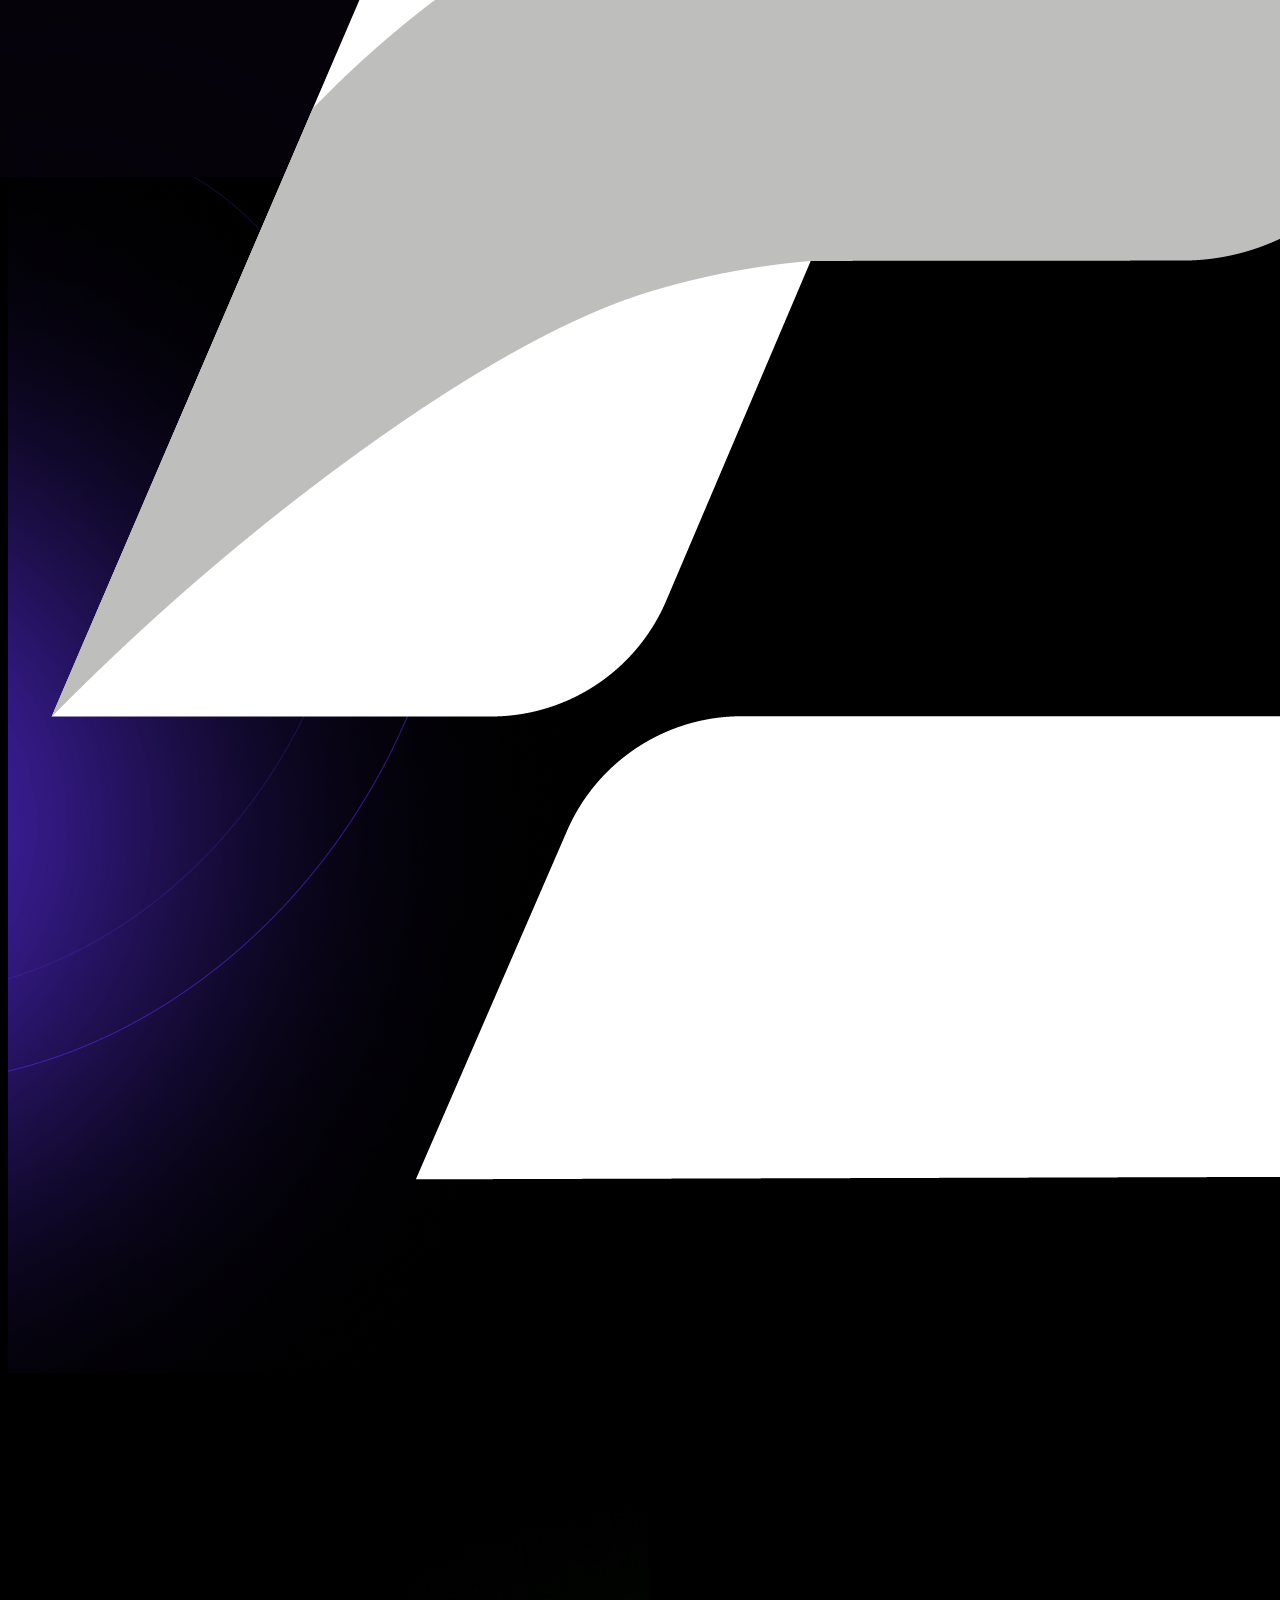
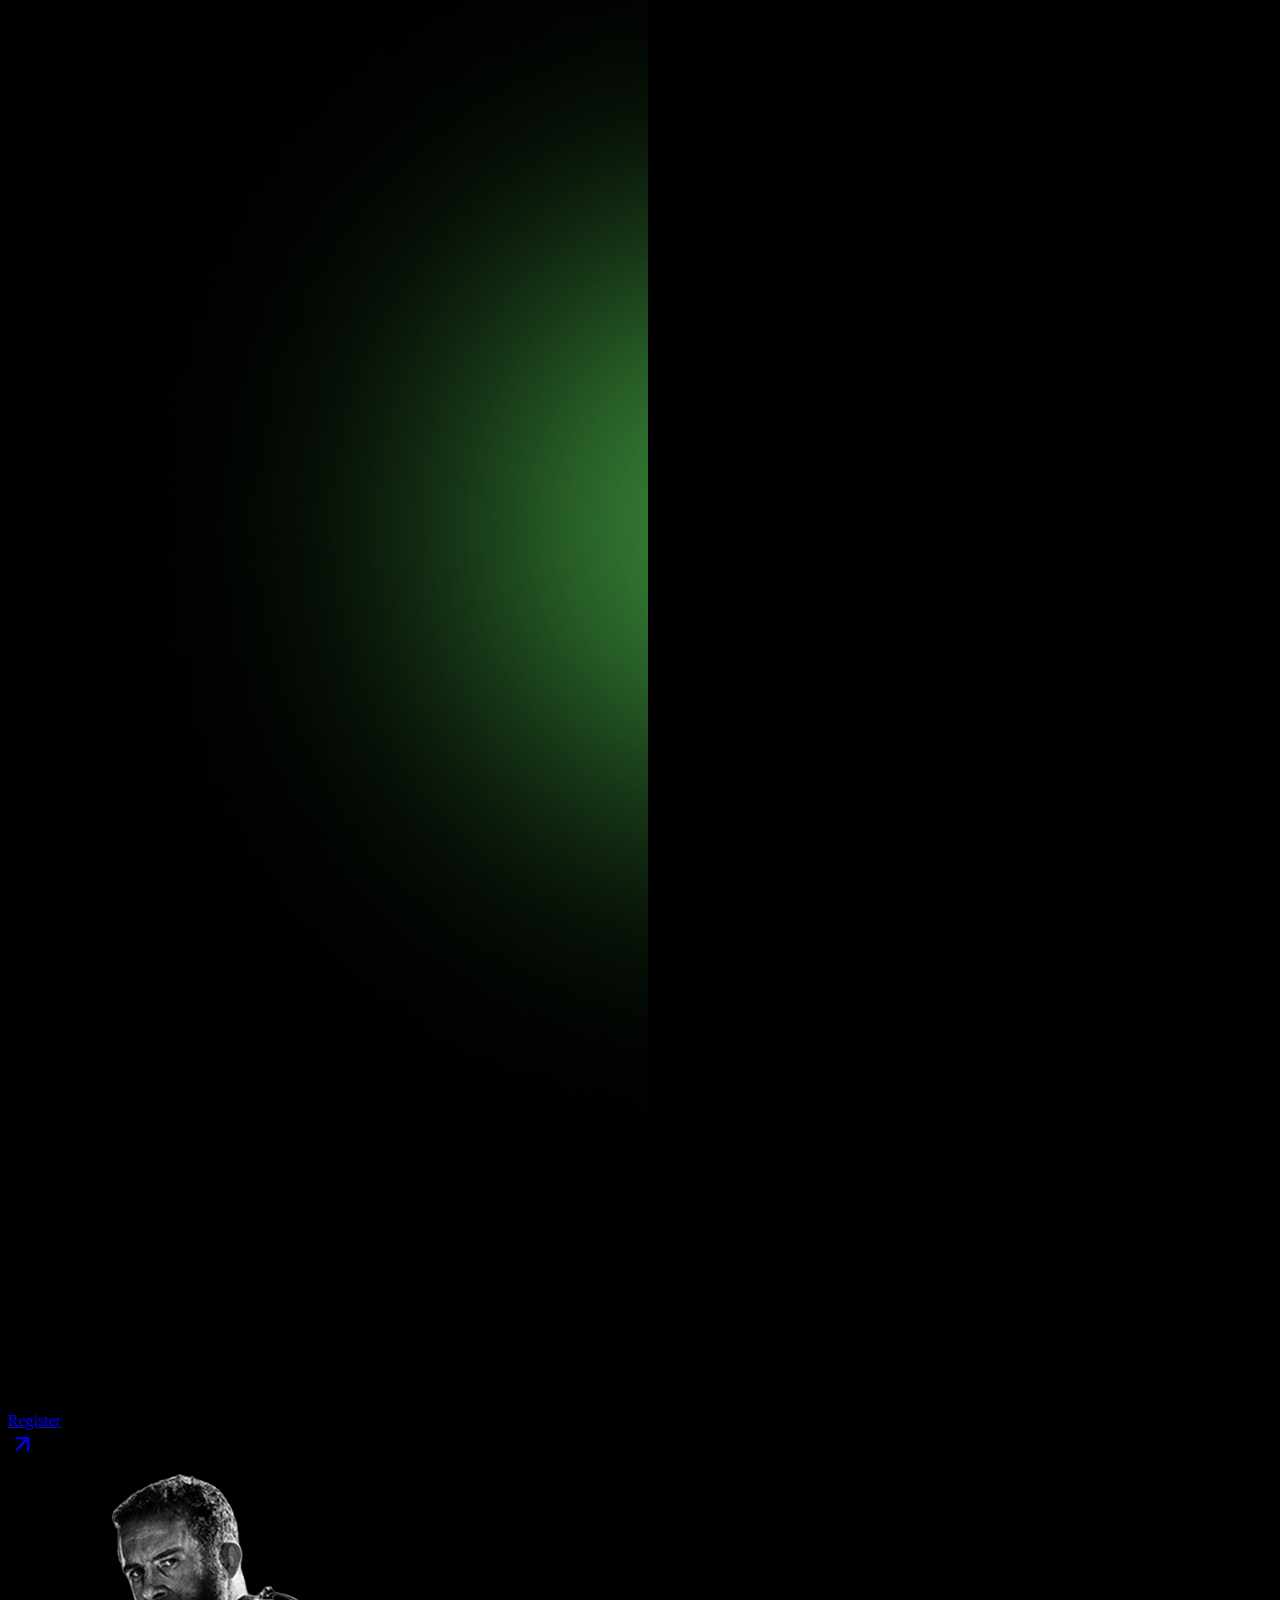
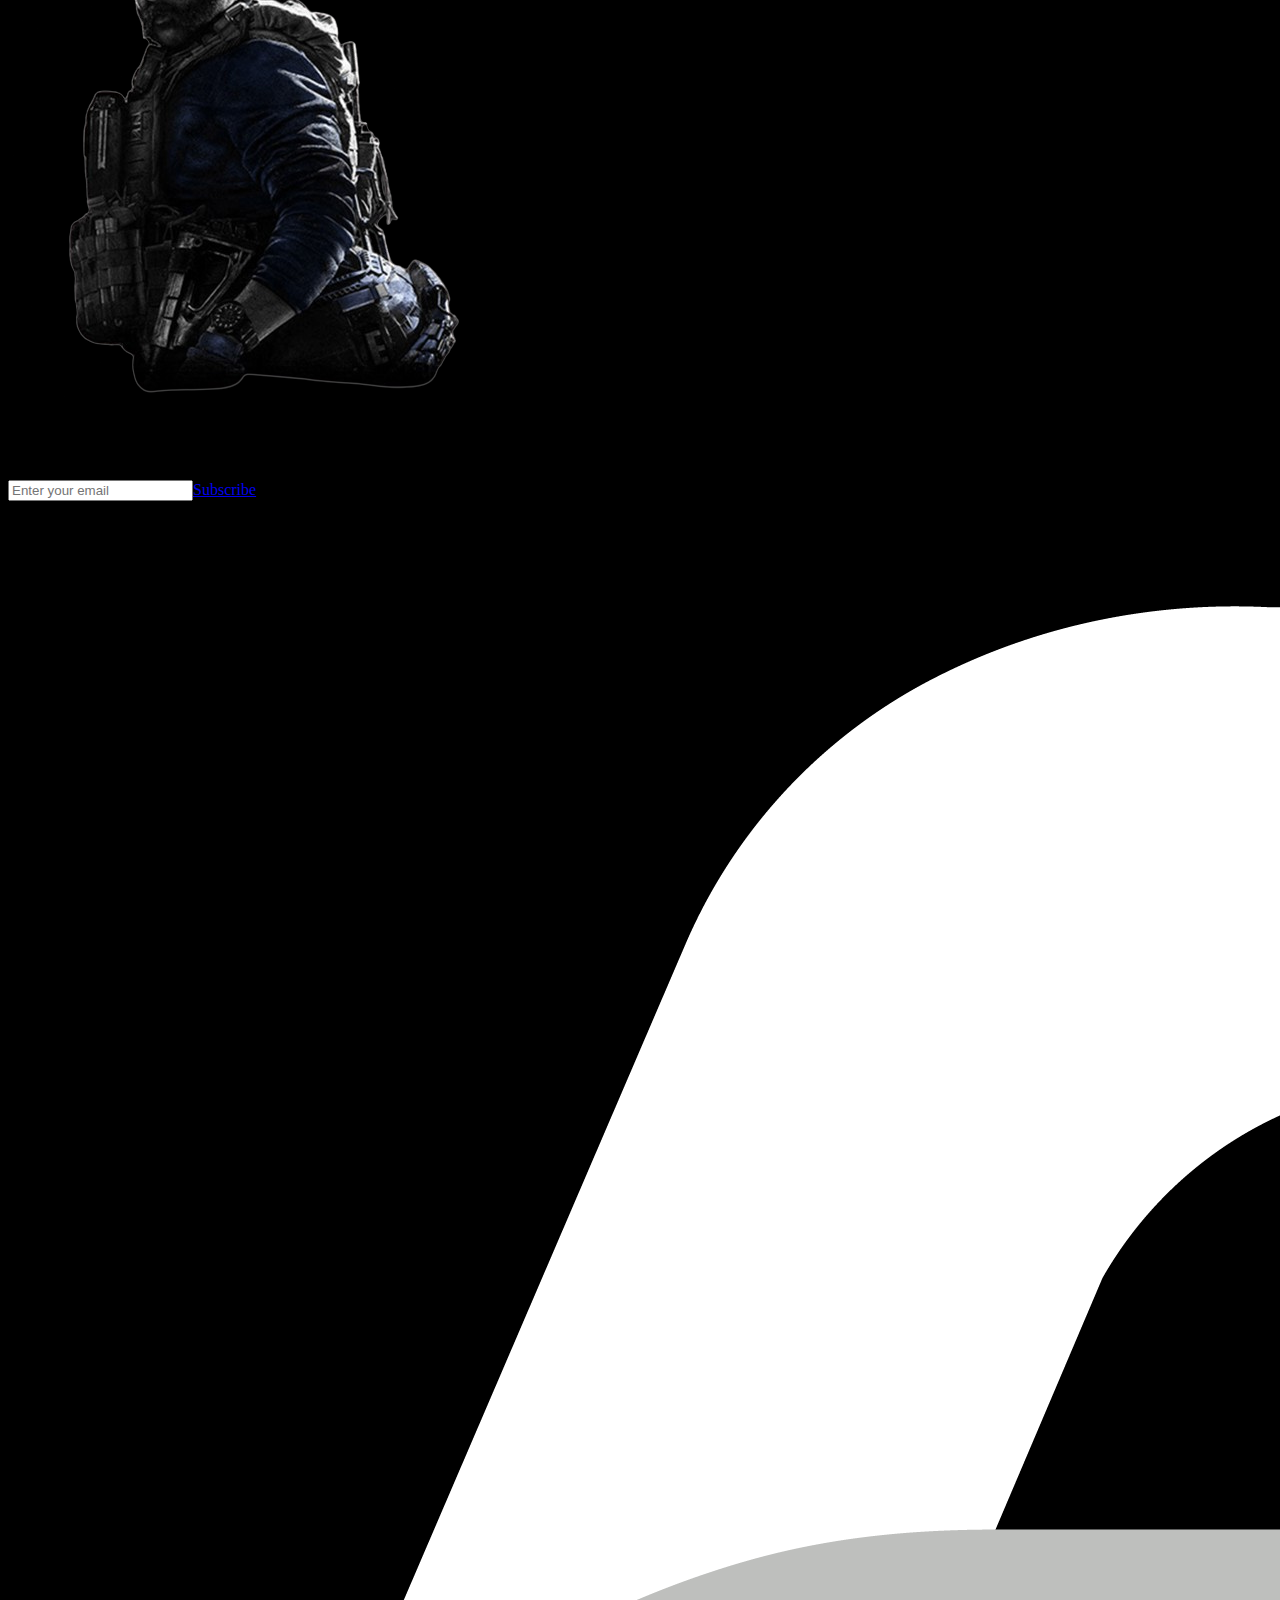
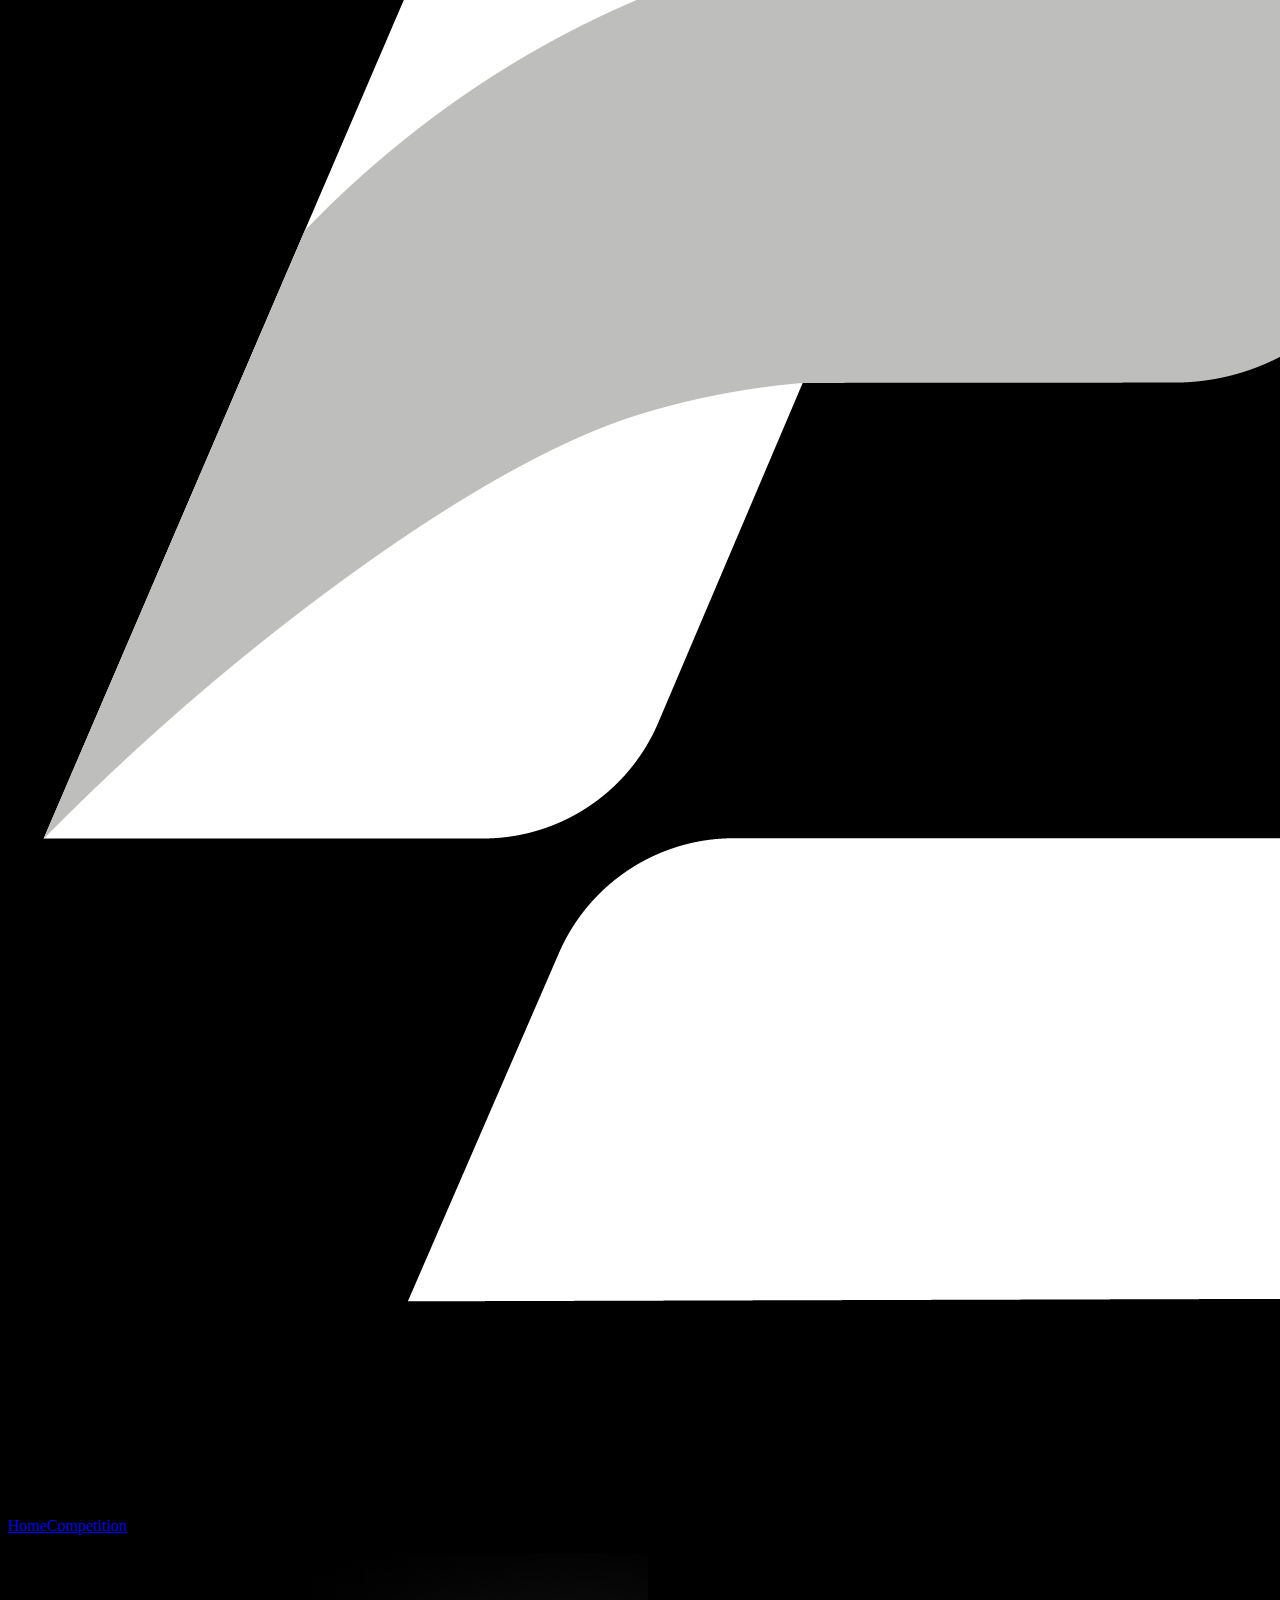
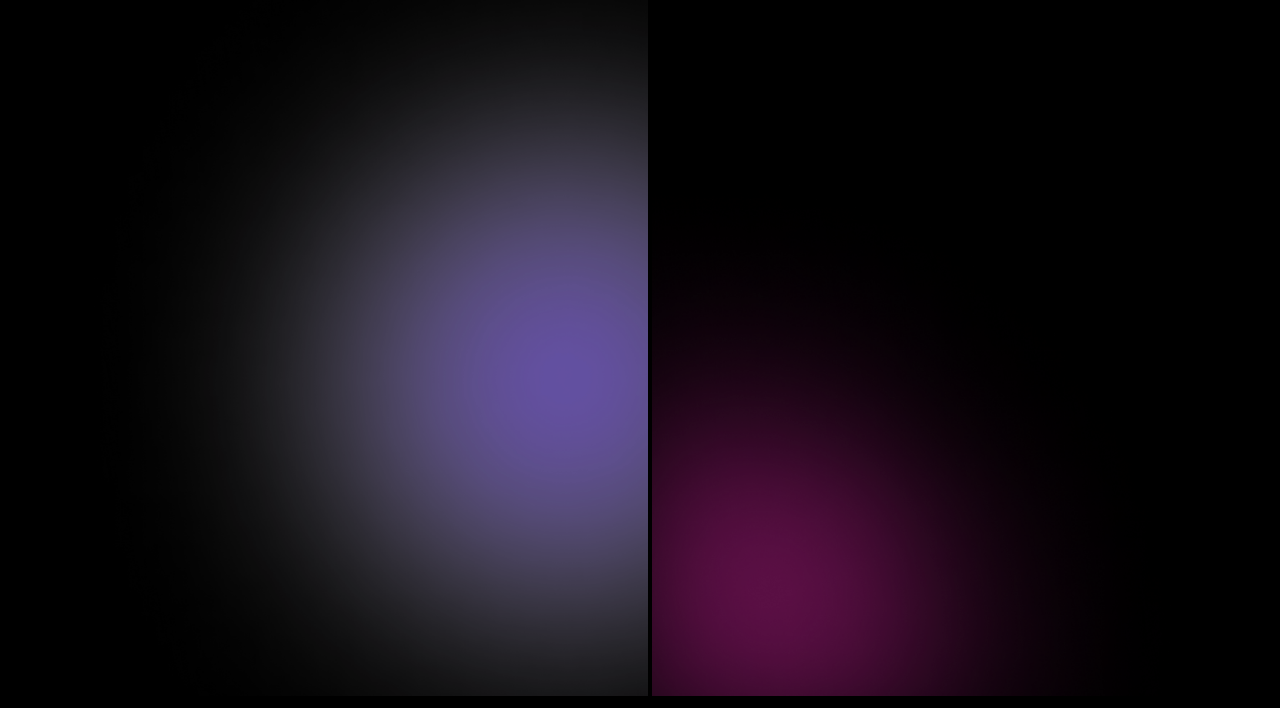
<file: competition.html>
<!DOCTYPE html>
<html data-wf-domain="olymp-ecommerce.webflow.io" data-wf-page="62d529ae76befcd031de29e7"
    data-wf-site="62d529ae76befce257de29e5" data-wf-status="1">

<head>
    <meta charset="utf-8" />
    <title>Competition | Innovatex Gaming Event</title>
    <meta content="The INNOVATEX Gaming Competition is a three-day spectacle that promises non-stop action and entertainment. Immerse yourself in the heart of competitive gaming and interactive experiences." name="description" />
    
    <meta content="Competition | Innovatex Gaming Event" property="og:title" />
    <meta content="The INNOVATEX Gaming Competition is a three-day spectacle that promises non-stop action and entertainment. Immerse yourself in the heart of competitive gaming and interactive experiences." property="og:description" />
    
    <meta content="images/IGE-04.png"  property="og:image" />
    
    <meta property="og:type" content="website" />
    <meta content="width=device-width, initial-scale=1" name="viewport" />

    <link href="https://uploads-ssl.webflow.com/62d529ae76befce257de29e5/css/olymp-ecommerce.webflow.97580bf21.css" rel="stylesheet" type="text/css" />
    <link href="images/IGE-08.png" rel="shortcut icon" type="image/x-icon" />

    <link href="images/IGE-08.png" rel="apple-touch-icon" />

    <link rel="stylesheet" href="css/style.css">
</head>

<body>
    <header id="mainHeader" class="main-header">
        <div class="main-header-logo">
            <a href="index.html" aria-current="page" class="nav-logo-link w-nav-brand w--current"><img
                    src="images/IGE-04.png" loading="lazy" alt="" class="nav-logo" /></a>
        </div>
        <nav class="main-header-nav">
            <a href="index.html" class="main-header-nav-link">Home</a>
            <a href="competition.html" class="main-header-nav-link active">Competition</a>
            <div id="google_translate_element"></div>
        </nav>
        <div class="main-header-right">
            <button type="button" onclick="toggleNav(this, 'mainHeader', 'nav-active')" class="main-header-nav-toggle">
                <div></div>
                <div></div>
                <div></div>
            </button>
        </div>
    </header>

    <div class="page-wrapper py-10 m-top">
        <main class="main-wrapper">
            <img src="images/background-shap1.png" loading="lazy" alt="" class="background-shape-1" />
            <img src="images/background-shap2.png" loading="lazy"
                srcset="images/background-shap2.png 500w, images/background-shap2.png 648w"
                sizes="(max-width: 991px) 65vw, (max-width: 1279px) 50vw, 640px" alt="" class="background-shape-2" />

            <div class="page-padding">
                <div class="container-large">
                    <div class="margin-vertical margin-xhuge">
                        <div class="about-us-header-component">
                            <div class="about-us-header-content-wrapper">
                                <div class="margin-bottom margin-medium">
                                    <h1>
                                        <span class="text-color-secondary">IGE Mega
                                            Competition
                                        </span>
                                    </h1>
                                </div>
                                <div class="margin-bottom margin-medium">
                                    <div class="text-color-light text-size-medium">The INNOVATEX Gaming Competition is a
                                        three-day spectacle that promises non-stop action and entertainment. Immerse
                                        yourself in the heart of competitive gaming and interactive experiences.</div>
                                    <br>
                                    <div class="text-color-light text-size-medium">Our first gaming event's esports
                                        competition promises to be a standout, spotlighting extraordinary skills and
                                        competitive spirit at IGE.</div>

                                </div>
                                <div class="header-left-buttons-wrapper"><a
                                        data-w-id="ea875072-d512-8e29-f4e0-8fa8efe7d8d2" href="#"
                                        class="button w-inline-block">
                                        <div>Register</div>
                                        <div style="transform: translate3d(0px, 0px, 0px) scale3d(1, 1, 1) rotateX(0deg) rotateY(0deg) rotateZ(0deg) skew(0deg, 0deg); transform-style: preserve-3d;"
                                            class="button-icon w-embed"><svg width="29" height="28" viewBox="0 0 29 28"
                                                fill="none" xmlns="http://www.w3.org/2000/svg">
                                                <path
                                                    d="M21.4066 7.72333C21.2882 7.43826 21.0617 7.21172 20.7766 7.09333C20.6363 7.03355 20.4857 7.00184 20.3333 7H8.6666C8.35718 7 8.06043 7.12292 7.84164 7.34171C7.62285 7.5605 7.49993 7.85725 7.49993 8.16667C7.49993 8.47609 7.62285 8.77283 7.84164 8.99162C8.06043 9.21042 8.35718 9.33333 8.6666 9.33333H17.5216L7.83826 19.005C7.72891 19.1135 7.64212 19.2425 7.58289 19.3847C7.52366 19.5268 7.49316 19.6793 7.49316 19.8333C7.49316 19.9873 7.52366 20.1398 7.58289 20.282C7.64212 20.4242 7.72891 20.5532 7.83826 20.6617C7.94672 20.771 8.07575 20.8578 8.21792 20.917C8.36009 20.9763 8.51258 21.0068 8.6666 21.0068C8.82061 21.0068 8.9731 20.9763 9.11527 20.917C9.25744 20.8578 9.38647 20.771 9.49493 20.6617L19.1666 10.9783V19.8333C19.1666 20.1428 19.2895 20.4395 19.5083 20.6583C19.7271 20.8771 20.0238 21 20.3333 21C20.6427 21 20.9394 20.8771 21.1582 20.6583C21.377 20.4395 21.4999 20.1428 21.4999 19.8333V8.16667C21.4981 8.01421 21.4664 7.86359 21.4066 7.72333V7.72333Z"
                                                    fill="currentColor"></path>
                                            </svg></div>
                                    </a></div>
                            </div>
                            <div class="">
                                <div id="w-node-_8d0c89e0-cf0d-2d70-c4a4-9f003d590e49-42de29ea"
                                    class="about-us-header-picture-wrapper"><img src="images/player.png" loading="lazy"
                                        class="about-us-header-picture"></div>
                            </div>
                        </div>
                    </div>
                </div>
            </div>
            <div class="page-padding">
                <div class="container-medium">
                    <div class="margin-vertical margin-xhuge">
                        <div class="cta-component">
                            <div class="text-align-center">
                                <div class="margin-bottom margin-medium">
                                    <h2>Subscribe to stay informed</h2>
                                </div>
                            </div>
                            <div class="cta-form-wrapper">
                                <div class="cta-form is-cta-block w-form">
                                    <form id="wf-form-CTA-form" name="wf-form-CTA-form" method="get" class="cta-form-grid">
                                        <input class="form-input w-input" maxlength="256" name="field-2"
                                            data-name="Field 2" placeholder="Enter your email" type="email" id="field-2"
                                            required=""><a href="#" class="button w-button">Subscribe</a>
                                    </form>
                                </div>
                            </div>
                        </div>
                    </div>
                </div>
            </div>
        </main>
    </div>
    <footer class="footer-component">
        <div class="page-padding">
            <div class="container-large">
                <div class="padding-vertical padding-large">
                    <div class="margin-bottom margin-xlarge"><a href="/" aria-current="page"
                            class="footer-logo-link w-inline-block w--current"><img src="images/IGE-04.png"
                                loading="lazy" alt="" class="footer-logo" /></a></div>
                    <div class="footer-top">
                        <div class="footer-content-left">
                            <div class="footer-links-col">
                                <h6>Pages</h6>
                                <div class="footer-links-list"><a href="#" class="footer-link">Home</a><a
                                        href="competition.html" class="footer-link ">Competition</a>
                                </div>
                            </div>
                        </div>
                        <!-- <div id="w-node-_45edd1db-908f-1299-1d0d-68fc026abee5-026abeb0" class="footer-content-right">
                            <div class="margin-bottom margin-small">
                                <h6>Subscribe to be in touch!</h6>
                            </div>
                            <div class="margin-bottom margin-medium">
                                <div class="max-width-medium">
                                    <div class="cta-form w-form">
                                        <form id="footer-form" name="wf-form-Footer-1-form" data-name="Footer 1 form"
                                            method="get" class="cta-form-grid"
                                            data-wf-page-id="62d529ae76befcd031de29e7"
                                            data-wf-element-id="263fcaee-cc74-7333-ee6d-7731469ba20c"><input
                                                class="form-input footer w-input" maxlength="256" name="field-2"
                                                data-name="Field 2" placeholder="Enter your email" type="email"
                                                id="field-2" required="" /><a href="#"
                                                class="button footer w-button">Subscribe</a></form>
                                    </div>
                                </div>
                            </div>

                        </div> -->
                    </div>
                </div>
                <div class="footer-line-divider"></div>
                <div class="padding-vertical padding-large">
                    <div class="footer-bottom">
                        <div class="text-size-small text-color-light">© 2024, innovatexoman.com</div>
                    </div>
                </div>
            </div>
        </div>
        <img src="images/background-shap3.png" loading="lazy"
            srcset="images/background-shap3.png 500w, images/background-shap3.png 862w"
            sizes="(max-width: 991px) 398.609375px, 640px" alt="" class="footer-background-shape-2" />
        <img src="images/background-shap4.png" loading="lazy"
            srcset="images/background-shap4.png 500w, images/background-shap4.png 727w"
            sizes="(max-width: 767px) 100vw, (max-width: 1919px) 560px, 800px" alt=""
            class="footer-background-shape-1" />
    </footer>

    <script src="js/script.js"></script>

    <script type="text/javascript"
        src="//translate.google.com/translate_a/element.js?cb=googleTranslateElementInit"></script>
    <script></script>

</body>

</html>
</file>
<file: css/style.css>
@import url('https://fonts.googleapis.com/css2?family=Caprasimo&display=swap');

body {
    background-color: #000000;
}

.nav-component {
    position: fixed;
    width: 100%;
}

.text-color-secondary {
    font-family: 'Caprasimo', serif;
    font-weight: 300;
}

.nav-menu {
    margin: auto;
}

.nav-link {
    margin-right: 20px;
}

.nav-link:hover {
    text-decoration: underline;
}

.nav-menu-button {
    display: none;
    justify-content: right;
}


/* Partners Logo Css Starts here */
.scroller__inner {
    padding-block: 1rem;
    display: flex;
    flex-wrap: wrap;
    gap: 1rem;
}

.scroller[data-animated="true"] {
    overflow: hidden;
    -webkit-mask: linear-gradient(90deg,
            transparent,
            white 20%,
            white 80%,
            transparent);
    mask: linear-gradient(90deg, transparent, white 20%, white 80%, transparent);
}

.scroller[data-animated="true"] .scroller__inner {
    width: max-content;
    flex-wrap: nowrap;
    animation: scroll var(--_animation-duration, 40s) var(--_animation-direction, forwards) linear infinite;
}

.scroller[data-direction="right"] {
    --_animation-direction: reverse;
}

.scroller[data-direction="left"] {
    --_animation-direction: forwards;
}

.scroller[data-speed="fast"] {
    --_animation-duration: 20s;
}

.scroller[data-speed="slow"] {
    --_animation-duration: 60s;
}

@keyframes scroll {
    to {
        transform: translate(calc(-50% - 0.5rem));
    }
}

/* general styles */


.tag-list {
    margin: 0;
    padding-inline: 0;
    list-style: none;
}

.tag-list li {
    padding: 1rem;
    border-radius: 0.5rem;
}

/* for testing purposed to ensure the animation lined up correctly */
.test {
    background: red !important;
}

/* Slider css starts here */
/* Style for the slider container */
.slider-container {
    display: flex;
    align-items: center;
    position: relative;
    width: 100%;
    margin: auto;
    overflow: hidden;
}

/* Style for the slider track (to hold the slides) */
.slider-track {
    display: flex;
    transition: transform 0.5s ease-in-out;
}

/* Style for each slide item */
.slide {
    display: flex;
    flex: 0 0 25%;
    flex-direction: row;
    box-sizing: border-box;
    padding: 10px;
    text-align: center;
}

.slide p {
    padding-left: 10px;
    text-align: left;
    display: flex;
    align-items: center;
}

.slide img {
    padding: 10px;
    max-width: 70px;
    height: 70px;
    display: flex;
    align-items: center;
    justify-content: center;
    background: rgba(255, 255, 255, 0.2);
    border-radius: 100%;
}

/* Navigation buttons style */
.prev,
.next {
    cursor: pointer;
    position: absolute;
    font-size: 18px;
    padding: 10px;
    background-color: unset;
    color: #fff;
    border: none;
    background-image: url(../images/left-arrow.png);
    width: 43px;
    height: 35px;
    background-position: center;
    background-size: cover;
}

.width-80 {
    margin: auto;
    overflow: hidden;
    width: 80%;
}
.width-10{
    display: flex;
    width: 10%;
    align-items: center;
}

.prev {
    left: 0;
}

.next {
    transform: rotate(180deg);
    right: 0;
}

/* Slider css Ends here */

@media screen and (max-width: 991px) {
    .w-nav[data-collapse="medium"] .w-nav-button {
        display: flex;
    }

}

.VIpgJd-ZVi9od-ORHb {
    margin: 0;
    background-color: #E4EFFB;
    overflow: hidden;
    display: none !important;
}

.VIpgJd-ZVi9od-ORHb-OEVmcd {
    display: none !important;

}

#google_translate_element {
    position: absolute;
    right: 30px;
}

.goog-te-combo {
    background-color: #e62174;
    border: none;
    border-radius: 5px;
    padding: 12px;
    color: #fff;
    min-width: 70%;
    max-width: 80%;
}



.VIpgJd-ZVi9od-l4eHX-hSRGPd {
    display: none;
}

.goog-te-gadget {
    display: flex;
    color: transparent !important;
}

.goog-te-combo,
.VIpgJd-ZVi9od-ORHb *,
.VIpgJd-ZVi9od-SmfZ *,
.VIpgJd-ZVi9od-xl07Ob *,
.VIpgJd-ZVi9od-vH1Gmf *,
.VIpgJd-ZVi9od-l9xktf * {
    font-family: 'Exo', sans-serif !important;
    font-size: 10pt;
}

.goog-te-gadget .goog-te-combo {
    margin: 4px 0;
    width: 120px;

}

/* Hide language option text by default */
.goog-te-combo-label {
    display: none;
}

@media only screen and (max-width: 1200px) {
    .goog-te-combo {
        background-color: #e62174;
        border: none;
        padding: 5px;
        color: #fff;
    }

    .goog-te-gadget .goog-te-combo {
        margin: 4px 0;
        width: 70%;

    }
}

@media only screen and (max-width: 900px) {

    #google_translate_element {
        position: absolute;
        left: 0;
        transform: translate(3%, 475%);
        /* top: 32%; */
    }
    .goog-te-gadget .goog-te-combo {
        margin: 4px 0;
        width: 120px;

    }

    .main-header-nav-link{
        font-size: 16px;
    }

    .m-top{
        margin-top: 50px;
    }
}


.active {
    color: white;
}

.tag-list li {
    /* width: 220px; */
    height: 100px;
}

@media screen and (max-width: 479px) {
    .py-10 {
        padding-top: 50px;
    }
    .prev, .next{
        width: 20px;
        height: 15px;
        padding: 0px;
    }

    .tag-list li {
        width: 150px;
        height: 100%;
    }

    .slide img{
        max-width: 40px;
        height: 40px;
    }
    .align-center{
        display: flex;
        align-items: center;
    }
}





/* Header */
:root {
    --main-header-height: max(60px, 12.5vh);

    --border-radius: 10px;

    --size-tin: 1rem;
    --size-sml: 2rem;
    --size-mid: 3rem;
    --size-big: 5rem;
    --size-lrg: 10rem;
    --size-con: 15vw;

    --main-gradient-color: #e62174;
    --main-gradient: linear-gradient(135deg, rgba(230, 33, 116, 1) 0%, rgba(238, 123, 101, 1) 100%);
}
body.prevent-scroll {
    overflow: hidden;
}

/* header */
header.main-header {
    position: fixed;
    top: 0;
    left: 0;
    padding: var(--size-sml) var(--size-tin);
    height: var(--main-header-height);
    width: 100vw;
    display: grid;
    grid-template-areas: 'main-header-logo main-header-nav main-header-right';
    grid-template-columns: repeat(3, 1fr);
    grid-template-rows: calc(var(--main-header-height) - (var(--size-sml) * 2));
    align-items: center;
    background: rgba(9, 3, 19, 0.5);
    backdrop-filter: blur(10px);
    z-index: 1;
    transition: background, translate .2s;
}

header.main-header.hide {
    translate: 0 -100% !important;
}

.main-header-logo {
    grid-area: main-header-logo;
    /* height: 100%; */
    display: flex;
    flex-flow: row nowrap;
    justify-content: flex-start;
    align-items: center;
}

.main-header-logo a,
.main-header-logo a:link,
.main-header-logo a:visited {
    /* height: 100%;
    display: flex;
    justify-content: center;
    align-items: center; */
    text-decoration: none;
    color: var(--main-gradient-color);
    /* font-size: 4.5rem; */
    font-weight: 500;
    text-align: center;
}

.main-header-logo img {
    height: 100%;
}

nav.main-header-nav {
    grid-area: main-header-nav;
    display: flex;
    flex-flow: row nowrap;
    justify-content: center;
    align-items: center;
    gap: var(--size-mid);
    z-index: 5;
}

.main-header-right {
    grid-area: main-header-right;
    display: flex;
    flex-flow: row nowrap;
    justify-content: flex-end;
    align-items: center;
}

a.main-header-nav-link,
a.main-header-nav-link:link,
a.main-header-nav-link:visited {
    position: relative;
    color: #FFFFFF;
    text-decoration: none;
    white-space: nowrap;
}

a.main-header-nav-link::before {
    content: '';
    position: absolute;
    bottom: -50%;
    left: 50%;
    translate: -50% 0;
    height: 2px;
    width: 0%;
    background: #FFFFFF;
    border-radius: 2px;
}

a.main-header-nav-link.active,
a.main-header-nav-link:active {
    background: var(--main-gradient-color);
    background: var(--main-gradient);
    -webkit-background-clip: text;
    -webkit-text-fill-color: transparent;
    cursor: default;
}

a.main-header-nav-link.active {
    pointer-events: none;
}

a.main-header-nav-link.active::before,
a.main-header-nav-link:active::before {
    background: var(--main-gradient-color);
    background: var(--main-gradient);
    width: 100%;
}

a.main-header-nav-link:hover::before,
a.main-header-nav-link:focus::before {
    width: 100%;
}

a.main-header-join-button,
a.main-header-join-button:link,
a.main-header-join-button:visited {
    position: relative;
    padding: var(--size-tin) var(--size-tin);
    color: #FFFFFF;
    text-decoration: none;
    background: rgba(230, 33, 116, 0.1);
    border-radius: var(--border-radius);
}

a.main-header-join-button::before {
    content: '';
    position: absolute;
    inset: 0;
    border-radius: var(--border-radius);
    padding: 1px;
    background: var(--main-gradient);
    -webkit-mask: linear-gradient(#fff 0 0) content-box, linear-gradient(#fff 0 0);
    -webkit-mask-composite: xor;
    mask-composite: exclude;
    pointer-events: none;
}

a.main-header-join-button:hover {
    background: var(--main-gradient);
}

button.main-header-nav-toggle {
    position: relative;
    height: 40px;
    width: 40px;
    border: none;
    background: none;
    cursor: pointer;
    display: none;
}

button.main-header-nav-toggle>div {
    position: absolute;
    height: 2px;
    background-color: #FFFFFF;
    border-radius: 2px;
}

button.main-header-nav-toggle>div:nth-child(1) {
    top: 50%;
    right: 0;
    translate: 0 -750%;
    width: 75%;
}

button.main-header-nav-toggle>div:nth-child(2) {
    top: 50%;
    right: 0;
    translate: 0 -50%;
    width: 100%;
}

button.main-header-nav-toggle>div:nth-child(3) {
    top: 50%;
    right: 0;
    translate: 0 700%;
    width: 50%;
}

button.main-header-nav-toggle.nav-active>div:nth-child(1) {
    right: 50%;
    translate: 50% -50%;
    width: 75%;
    rotate: 45deg;
}

button.main-header-nav-toggle.nav-active>div:nth-child(2) {
    right: 50%;
    translate: 50% -50%;
    width: 75%;
    opacity: 0;
}

button.main-header-nav-toggle.nav-active>div:nth-child(3) {
    right: 50%;
    translate: 50% -50%;
    width: 75%;
    rotate: -45deg;
}

@media only screen and (max-width: 900px) {
    :root {
        --size-con: 4rem;
    }

    html {
        font-size: 12px;
    }
    /* header */
    header.main-header {
        grid-template-areas: '. main-header-logo main-header-right';
    }

    .main-header-logo {
        justify-content: center;
    }

    button.main-header-nav-toggle {
        display: block;
    }

    nav.main-header-nav {
        position: absolute;
        top: 100%;
        left: 0;
        translate: -100% 0;
        height: calc(100vh - var(--main-header-height));
        width: 100vw;
        flex-flow: column nowrap;
        justify-content: flex-start;
        align-items: flex-start;
        gap: 0;
        background: rgba(9, 3, 19, 1);
        opacity: 0;
        pointer-events: none;
    }



    header.main-header.nav-active {
        background: rgba(9, 3, 19, 1);
    }

    header.main-header.nav-active nav.main-header-nav {
        translate: 0 0;
        opacity: 1;
        pointer-events: all;
    }



    header.main-header.nav-active nav.main-header-nav {
        translate: 0 0;
        opacity: 1;
        pointer-events: all;
    }

    a.main-header-nav-link {
        padding: var(--size-sml) var(--size-sml);
        display: block;
        width: 100%;
    }

    a.main-header-nav-link:not(:last-child) {
        border-bottom: 1px solid rgba(230, 33, 116, 0.1);
    }

    a.main-header-nav-link::before {
        content: unset;
    }

    a.main-header-nav-link:hover {
        background: var(--main-gradient-color);
        background: var(--main-gradient);
        -webkit-background-clip: text;
        -webkit-text-fill-color: transparent;
    }

    a.main-header-join-button {
        display: none;
    }
}
</file>
